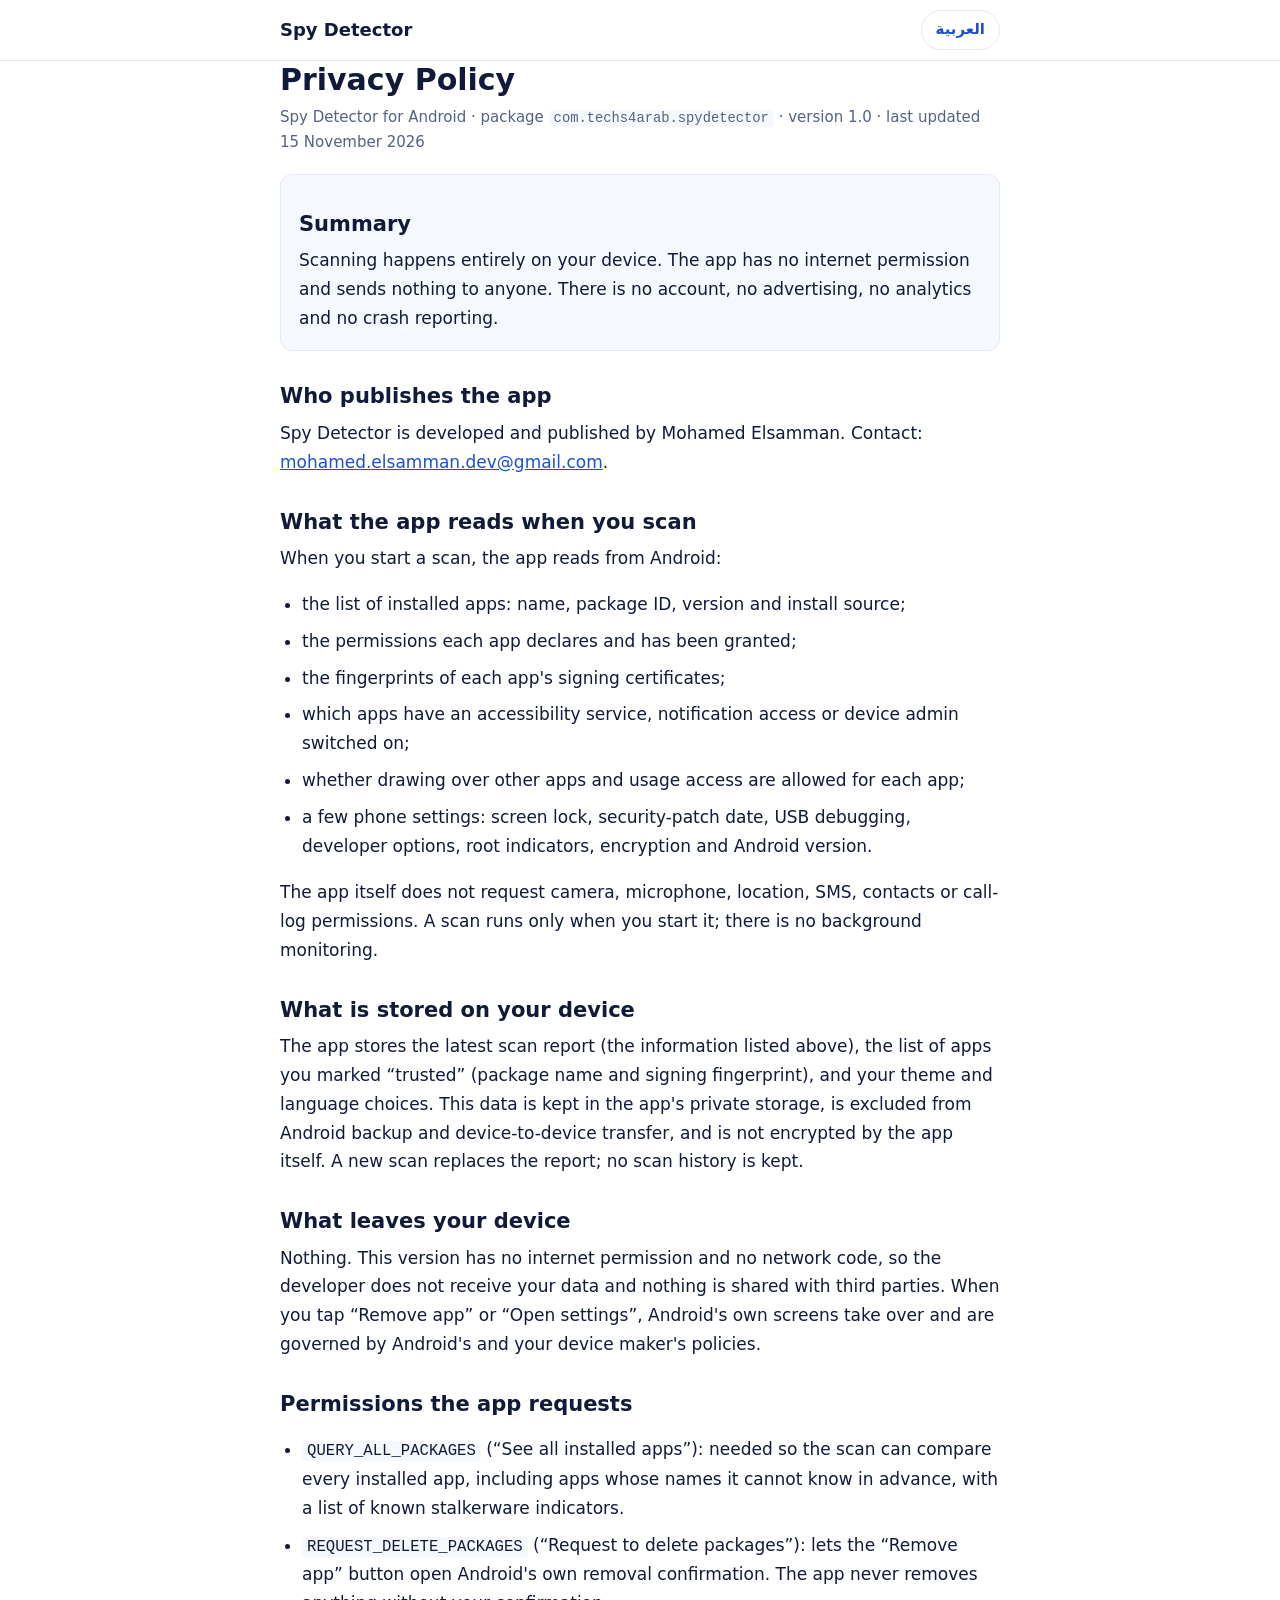
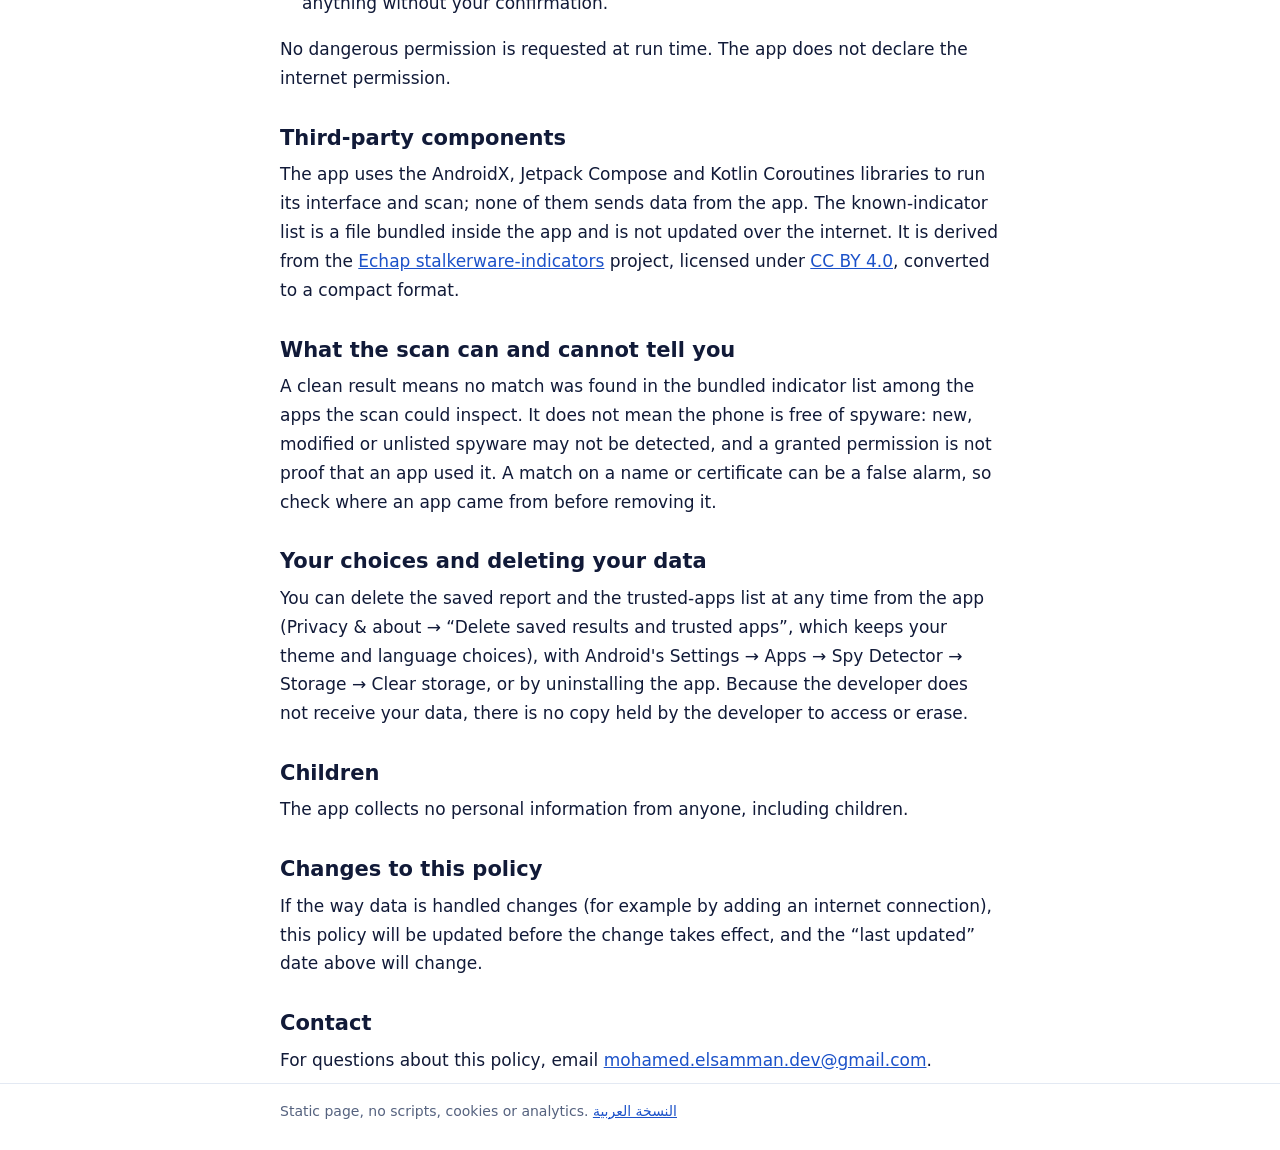
<file: index.html>
<!doctype html>
<html lang="en" dir="ltr">
<head>
<meta charset="utf-8">
<meta name="viewport" content="width=device-width, initial-scale=1">
<title>Spy Detector — Privacy Policy</title>
<meta name="description" content="Privacy policy for the Spy Detector Android app (com.techs4arab.spydetector). The app works entirely on your device and has no internet permission.">
<link rel="alternate" hreflang="ar" href="ar.html">
<link rel="stylesheet" href="style.css">
</head>
<body>
<header><div class="wrap"><span class="brand">Spy Detector</span><a class="lang" href="ar.html" hreflang="ar" lang="ar">العربية</a></div></header>
<main class="wrap">
<h1>Privacy Policy</h1>
<p class="meta">Spy Detector for Android · package <code>com.techs4arab.spydetector</code> · version 1.0 · last updated 15 November 2026</p>

<div class="summary">
<h2>Summary</h2>
<p>Scanning happens entirely on your device. The app has no internet permission and sends nothing to anyone. There is no account, no advertising, no analytics and no crash reporting.</p>
</div>

<h2>Who publishes the app</h2>
<p>Spy Detector is developed and published by Mohamed Elsamman. Contact: <a href="mailto:mohamed.elsamman.dev@gmail.com">mohamed.elsamman.dev@gmail.com</a>.</p>

<h2>What the app reads when you scan</h2>
<p>When you start a scan, the app reads from Android:</p>
<ul>
<li>the list of installed apps: name, package ID, version and install source;</li>
<li>the permissions each app declares and has been granted;</li>
<li>the fingerprints of each app's signing certificates;</li>
<li>which apps have an accessibility service, notification access or device admin switched on;</li>
<li>whether drawing over other apps and usage access are allowed for each app;</li>
<li>a few phone settings: screen lock, security-patch date, USB debugging, developer options, root indicators, encryption and Android version.</li>
</ul>
<p>The app itself does not request camera, microphone, location, SMS, contacts or call-log permissions. A scan runs only when you start it; there is no background monitoring.</p>

<h2>What is stored on your device</h2>
<p>The app stores the latest scan report (the information listed above), the list of apps you marked “trusted” (package name and signing fingerprint), and your theme and language choices. This data is kept in the app's private storage, is excluded from Android backup and device-to-device transfer, and is not encrypted by the app itself. A new scan replaces the report; no scan history is kept.</p>

<h2>What leaves your device</h2>
<p>Nothing. This version has no internet permission and no network code, so the developer does not receive your data and nothing is shared with third parties. When you tap “Remove app” or “Open settings”, Android's own screens take over and are governed by Android's and your device maker's policies.</p>

<h2>Permissions the app requests</h2>
<ul>
<li><code>QUERY_ALL_PACKAGES</code> (“See all installed apps”): needed so the scan can compare every installed app, including apps whose names it cannot know in advance, with a list of known stalkerware indicators.</li>
<li><code>REQUEST_DELETE_PACKAGES</code> (“Request to delete packages”): lets the “Remove app” button open Android's own removal confirmation. The app never removes anything without your confirmation.</li>
</ul>
<p>No dangerous permission is requested at run time. The app does not declare the internet permission.</p>

<h2>Third-party components</h2>
<p>The app uses the AndroidX, Jetpack Compose and Kotlin Coroutines libraries to run its interface and scan; none of them sends data from the app. The known-indicator list is a file bundled inside the app and is not updated over the internet. It is derived from the <a href="https://github.com/AssoEchap/stalkerware-indicators">Echap stalkerware-indicators</a> project, licensed under <a href="https://creativecommons.org/licenses/by/4.0/">CC BY 4.0</a>, converted to a compact format.</p>

<h2>What the scan can and cannot tell you</h2>
<p>A clean result means no match was found in the bundled indicator list among the apps the scan could inspect. It does not mean the phone is free of spyware: new, modified or unlisted spyware may not be detected, and a granted permission is not proof that an app used it. A match on a name or certificate can be a false alarm, so check where an app came from before removing it.</p>

<h2>Your choices and deleting your data</h2>
<p>You can delete the saved report and the trusted-apps list at any time from the app (Privacy &amp; about → “Delete saved results and trusted apps”, which keeps your theme and language choices), with Android's Settings → Apps → Spy Detector → Storage → Clear storage, or by uninstalling the app. Because the developer does not receive your data, there is no copy held by the developer to access or erase.</p>

<h2>Children</h2>
<p>The app collects no personal information from anyone, including children.</p>

<h2>Changes to this policy</h2>
<p>If the way data is handled changes (for example by adding an internet connection), this policy will be updated before the change takes effect, and the “last updated” date above will change.</p>

<h2>Contact</h2>
<p>For questions about this policy, email <a href="mailto:mohamed.elsamman.dev@gmail.com">mohamed.elsamman.dev@gmail.com</a>.</p>
</main>
<footer><div class="wrap">Static page, no scripts, cookies or analytics. <a href="ar.html" hreflang="ar" lang="ar">النسخة العربية</a></div></footer>
</body>
</html>
</file>
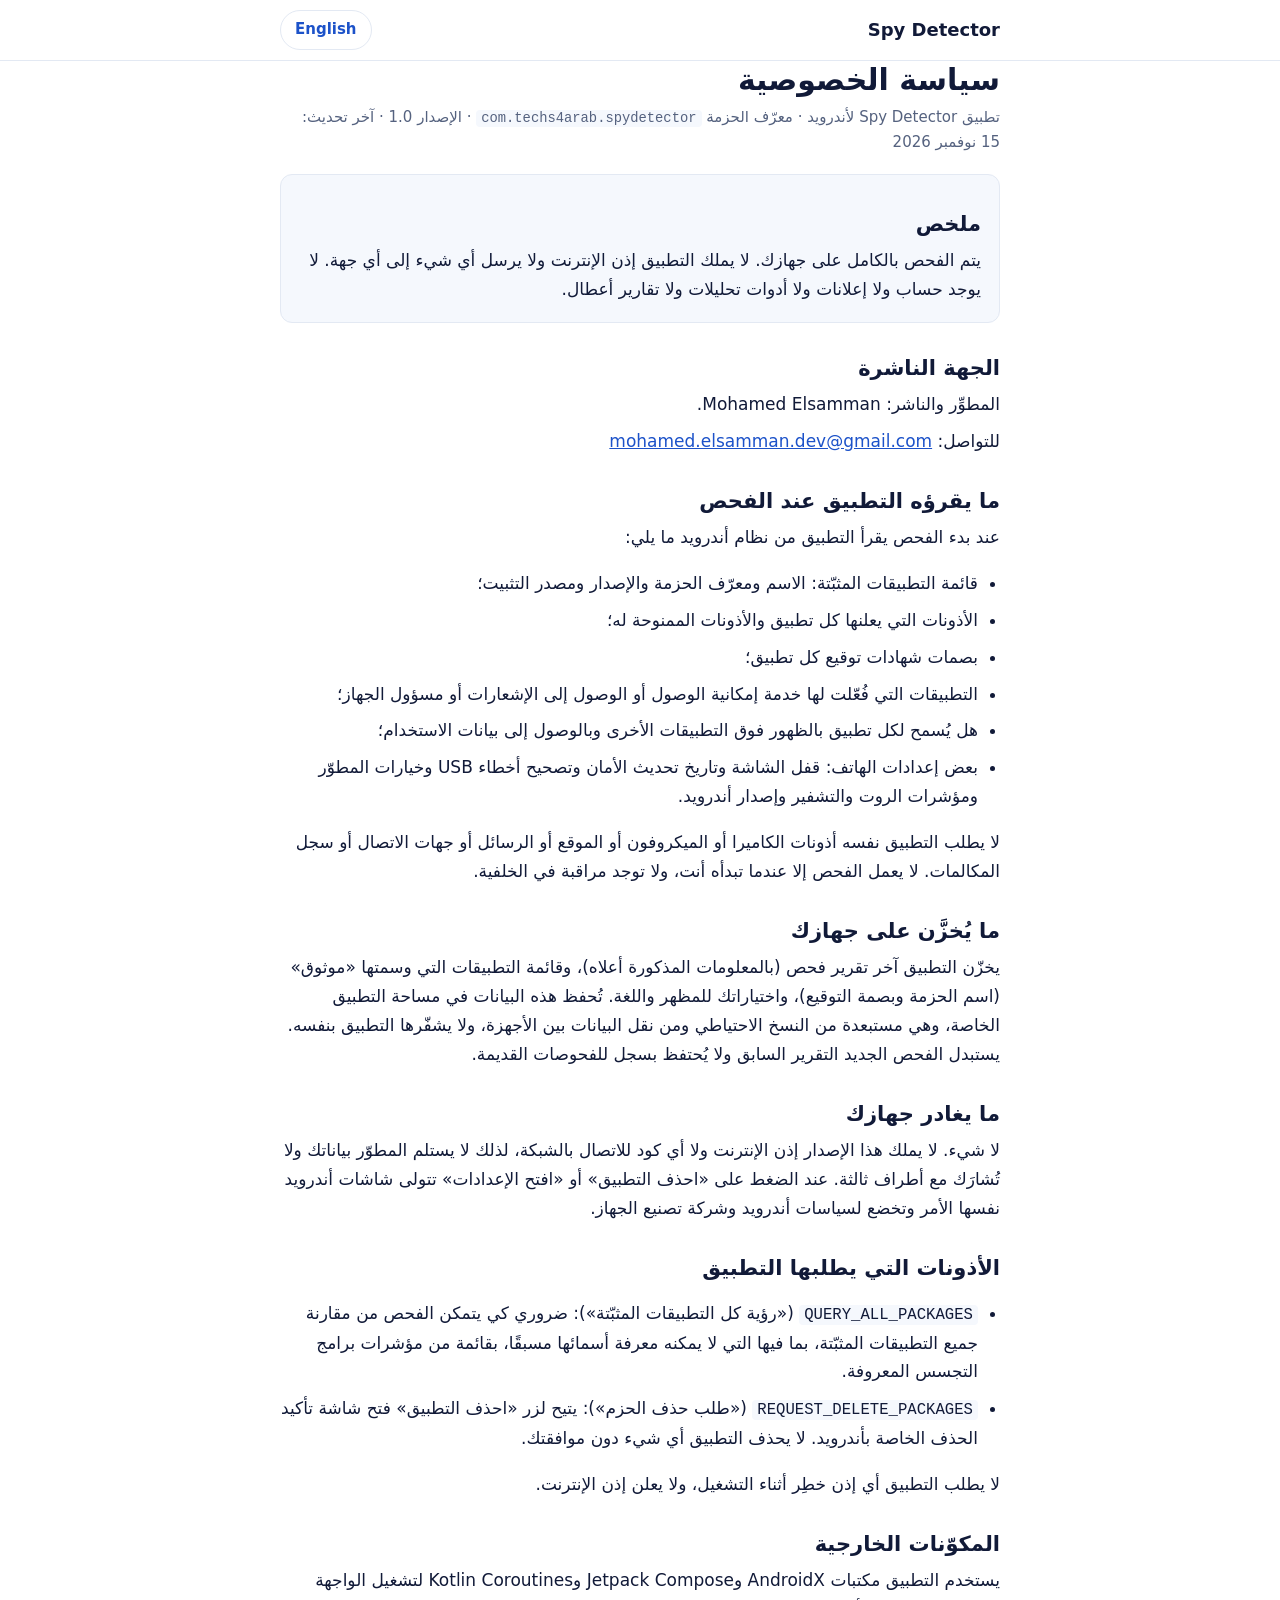
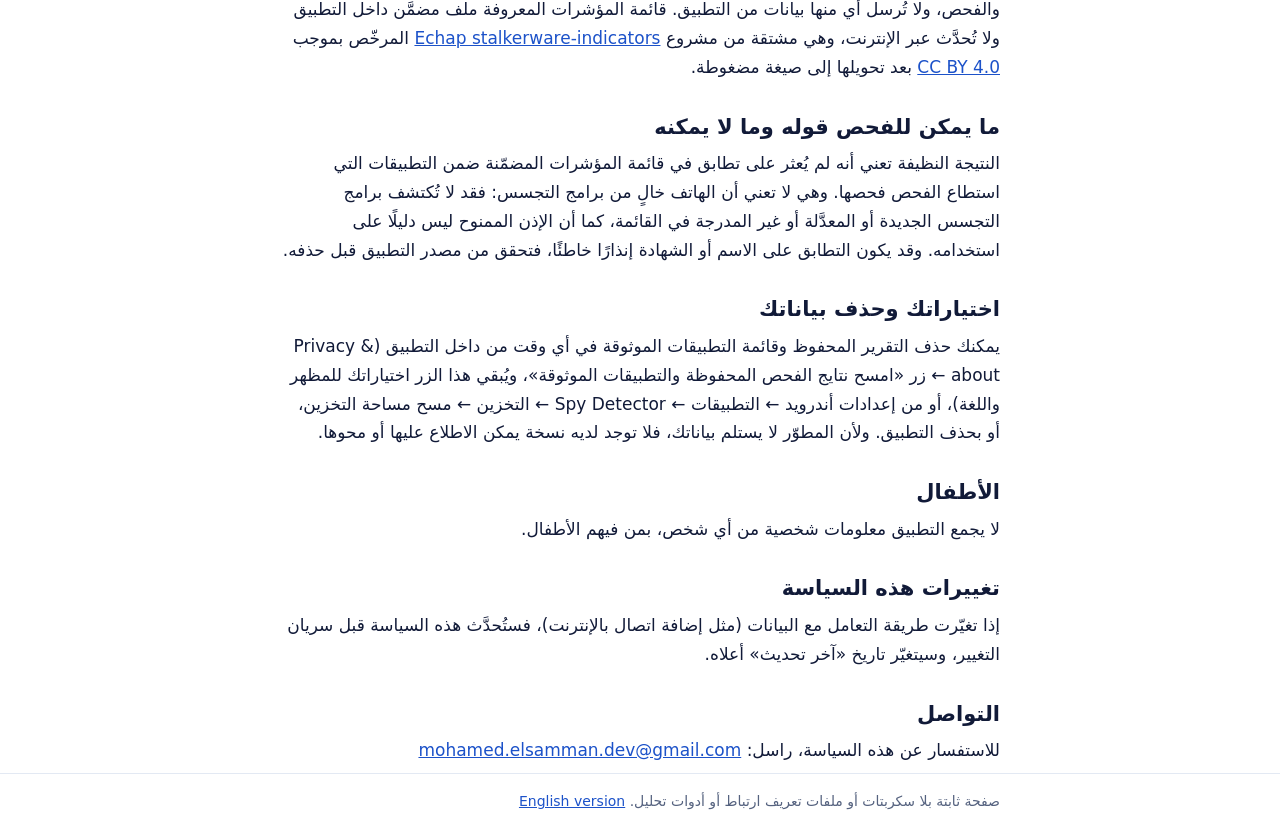
<file: ar.html>
<!doctype html>
<html lang="ar" dir="rtl">
<head>
<meta charset="utf-8">
<meta name="viewport" content="width=device-width, initial-scale=1">
<title>Spy Detector — سياسة الخصوصية</title>
<meta name="description" content="سياسة الخصوصية لتطبيق Spy Detector على أندرويد (com.techs4arab.spydetector). يعمل التطبيق بالكامل على جهازك ولا يملك إذن الإنترنت.">
<link rel="alternate" hreflang="en" href="index.html">
<link rel="stylesheet" href="style.css">
</head>
<body>
<header><div class="wrap"><span class="brand">Spy Detector</span><a class="lang" href="index.html" hreflang="en" lang="en" dir="ltr">English</a></div></header>
<main class="wrap">
<h1>سياسة الخصوصية</h1>
<p class="meta">تطبيق Spy Detector لأندرويد · معرّف الحزمة <code>com.techs4arab.spydetector</code> · الإصدار 1.0 · آخر تحديث: 15 نوفمبر 2026</p>

<div class="summary">
<h2>ملخص</h2>
<p>يتم الفحص بالكامل على جهازك. لا يملك التطبيق إذن الإنترنت ولا يرسل أي شيء إلى أي جهة. لا يوجد حساب ولا إعلانات ولا أدوات تحليلات ولا تقارير أعطال.</p>
</div>

<h2>الجهة الناشرة</h2>
<p>المطوِّر والناشر: <span dir="ltr">Mohamed Elsamman</span>.</p>
<p>للتواصل: <a dir="ltr" href="mailto:mohamed.elsamman.dev@gmail.com">mohamed.elsamman.dev@gmail.com</a></p>

<h2>ما يقرؤه التطبيق عند الفحص</h2>
<p>عند بدء الفحص يقرأ التطبيق من نظام أندرويد ما يلي:</p>
<ul>
<li>قائمة التطبيقات المثبّتة: الاسم ومعرّف الحزمة والإصدار ومصدر التثبيت؛</li>
<li>الأذونات التي يعلنها كل تطبيق والأذونات الممنوحة له؛</li>
<li>بصمات شهادات توقيع كل تطبيق؛</li>
<li>التطبيقات التي فُعّلت لها خدمة إمكانية الوصول أو الوصول إلى الإشعارات أو مسؤول الجهاز؛</li>
<li>هل يُسمح لكل تطبيق بالظهور فوق التطبيقات الأخرى وبالوصول إلى بيانات الاستخدام؛</li>
<li>بعض إعدادات الهاتف: قفل الشاشة وتاريخ تحديث الأمان وتصحيح أخطاء USB وخيارات المطوّر ومؤشرات الروت والتشفير وإصدار أندرويد.</li>
</ul>
<p>لا يطلب التطبيق نفسه أذونات الكاميرا أو الميكروفون أو الموقع أو الرسائل أو جهات الاتصال أو سجل المكالمات. لا يعمل الفحص إلا عندما تبدأه أنت، ولا توجد مراقبة في الخلفية.</p>

<h2>ما يُخزَّن على جهازك</h2>
<p>يخزّن التطبيق آخر تقرير فحص (بالمعلومات المذكورة أعلاه)، وقائمة التطبيقات التي وسمتها «موثوق» (اسم الحزمة وبصمة التوقيع)، واختياراتك للمظهر واللغة. تُحفظ هذه البيانات في مساحة التطبيق الخاصة، وهي مستبعدة من النسخ الاحتياطي ومن نقل البيانات بين الأجهزة، ولا يشفّرها التطبيق بنفسه. يستبدل الفحص الجديد التقرير السابق ولا يُحتفظ بسجل للفحوصات القديمة.</p>

<h2>ما يغادر جهازك</h2>
<p>لا شيء. لا يملك هذا الإصدار إذن الإنترنت ولا أي كود للاتصال بالشبكة، لذلك لا يستلم المطوّر بياناتك ولا تُشارَك مع أطراف ثالثة. عند الضغط على «احذف التطبيق» أو «افتح الإعدادات» تتولى شاشات أندرويد نفسها الأمر وتخضع لسياسات أندرويد وشركة تصنيع الجهاز.</p>

<h2>الأذونات التي يطلبها التطبيق</h2>
<ul>
<li><code>QUERY_ALL_PACKAGES</code> («رؤية كل التطبيقات المثبّتة»): ضروري كي يتمكن الفحص من مقارنة جميع التطبيقات المثبّتة، بما فيها التي لا يمكنه معرفة أسمائها مسبقًا، بقائمة من مؤشرات برامج التجسس المعروفة.</li>
<li><code>REQUEST_DELETE_PACKAGES</code> («طلب حذف الحزم»): يتيح لزر «احذف التطبيق» فتح شاشة تأكيد الحذف الخاصة بأندرويد. لا يحذف التطبيق أي شيء دون موافقتك.</li>
</ul>
<p>لا يطلب التطبيق أي إذن خطِر أثناء التشغيل، ولا يعلن إذن الإنترنت.</p>

<h2>المكوّنات الخارجية</h2>
<p>يستخدم التطبيق مكتبات AndroidX وJetpack Compose وKotlin Coroutines لتشغيل الواجهة والفحص، ولا تُرسل أي منها بيانات من التطبيق. قائمة المؤشرات المعروفة ملف مضمَّن داخل التطبيق ولا تُحدَّث عبر الإنترنت، وهي مشتقة من مشروع <a href="https://github.com/AssoEchap/stalkerware-indicators">Echap stalkerware-indicators</a> المرخّص بموجب <a href="https://creativecommons.org/licenses/by/4.0/">CC BY 4.0</a> بعد تحويلها إلى صيغة مضغوطة.</p>

<h2>ما يمكن للفحص قوله وما لا يمكنه</h2>
<p>النتيجة النظيفة تعني أنه لم يُعثر على تطابق في قائمة المؤشرات المضمّنة ضمن التطبيقات التي استطاع الفحص فحصها. وهي لا تعني أن الهاتف خالٍ من برامج التجسس: فقد لا تُكتشف برامج التجسس الجديدة أو المعدَّلة أو غير المدرجة في القائمة، كما أن الإذن الممنوح ليس دليلًا على استخدامه. وقد يكون التطابق على الاسم أو الشهادة إنذارًا خاطئًا، فتحقق من مصدر التطبيق قبل حذفه.</p>

<h2>اختياراتك وحذف بياناتك</h2>
<p>يمكنك حذف التقرير المحفوظ وقائمة التطبيقات الموثوقة في أي وقت من داخل التطبيق (Privacy &amp; about ← زر «امسح نتايج الفحص المحفوظة والتطبيقات الموثوقة»، ويُبقي هذا الزر اختياراتك للمظهر واللغة)، أو من إعدادات أندرويد ← التطبيقات ← Spy Detector ← التخزين ← مسح مساحة التخزين، أو بحذف التطبيق. ولأن المطوّر لا يستلم بياناتك، فلا توجد لديه نسخة يمكن الاطلاع عليها أو محوها.</p>

<h2>الأطفال</h2>
<p>لا يجمع التطبيق معلومات شخصية من أي شخص، بمن فيهم الأطفال.</p>

<h2>تغييرات هذه السياسة</h2>
<p>إذا تغيّرت طريقة التعامل مع البيانات (مثل إضافة اتصال بالإنترنت)، فستُحدَّث هذه السياسة قبل سريان التغيير، وسيتغيّر تاريخ «آخر تحديث» أعلاه.</p>

<h2>التواصل</h2>
<p>للاستفسار عن هذه السياسة، راسل: <a dir="ltr" href="mailto:mohamed.elsamman.dev@gmail.com">mohamed.elsamman.dev@gmail.com</a></p>
</main>
<footer><div class="wrap">صفحة ثابتة بلا سكربتات أو ملفات تعريف ارتباط أو أدوات تحليل. <a href="index.html" hreflang="en" lang="en" dir="ltr">English version</a></div></footer>
</body>
</html>
</file>
<file: style.css>
:root {
  --bg: #ffffff;
  --fg: #111a38;
  --muted: #55627f;
  --accent: #1c52c9;
  --line: #e3e9f3;
  --card: #f5f8fd;
}
@media (prefers-color-scheme: dark) {
  :root { --bg: #0b1020; --fg: #e8edf8; --muted: #a2aec8; --accent: #7aa2ff; --line: #25304d; --card: #121a30; }
}
* { box-sizing: border-box; }
html { -webkit-text-size-adjust: 100%; }
body {
  margin: 0; background: var(--bg); color: var(--fg);
  font: 17px/1.7 system-ui, -apple-system, "Segoe UI", Roboto, "Noto Sans", "Noto Naskh Arabic", "Noto Sans Arabic", Arial, sans-serif;
}
a { color: var(--accent); }
a:focus-visible { outline: 2px solid var(--accent); outline-offset: 2px; border-radius: 3px; }
.wrap { max-width: 760px; margin: 0 auto; padding: 0 20px; }
header { border-bottom: 1px solid var(--line); }
header .wrap { display: flex; align-items: center; justify-content: space-between; gap: 12px; flex-wrap: wrap; min-height: 60px; }
.brand { font-weight: 700; font-size: 18px; }
.lang { padding: 6px 14px; border: 1px solid var(--line); border-radius: 999px; text-decoration: none; font-weight: 600; font-size: 15px; }
main { padding: 28px 0 40px; }
h1 { font-size: 30px; line-height: 1.25; margin: 0 0 6px; }
h2 { font-size: 21px; line-height: 1.3; margin: 32px 0 6px; }
p, li { margin: 8px 0; }
ul { padding-inline-start: 22px; }
.meta { color: var(--muted); font-size: 15px; margin: 0 0 18px; }
.summary { background: var(--card); border: 1px solid var(--line); border-radius: 12px; padding: 4px 18px 10px; margin: 18px 0; }
code { font-family: ui-monospace, SFMono-Regular, Menlo, Consolas, monospace; font-size: 0.92em; background: var(--card); padding: 1px 5px; border-radius: 4px; direction: ltr; unicode-bidi: isolate; }
footer { border-top: 1px solid var(--line); color: var(--muted); font-size: 14px; padding: 16px 0 28px; }
[dir="rtl"] code { unicode-bidi: isolate; }
</file>
